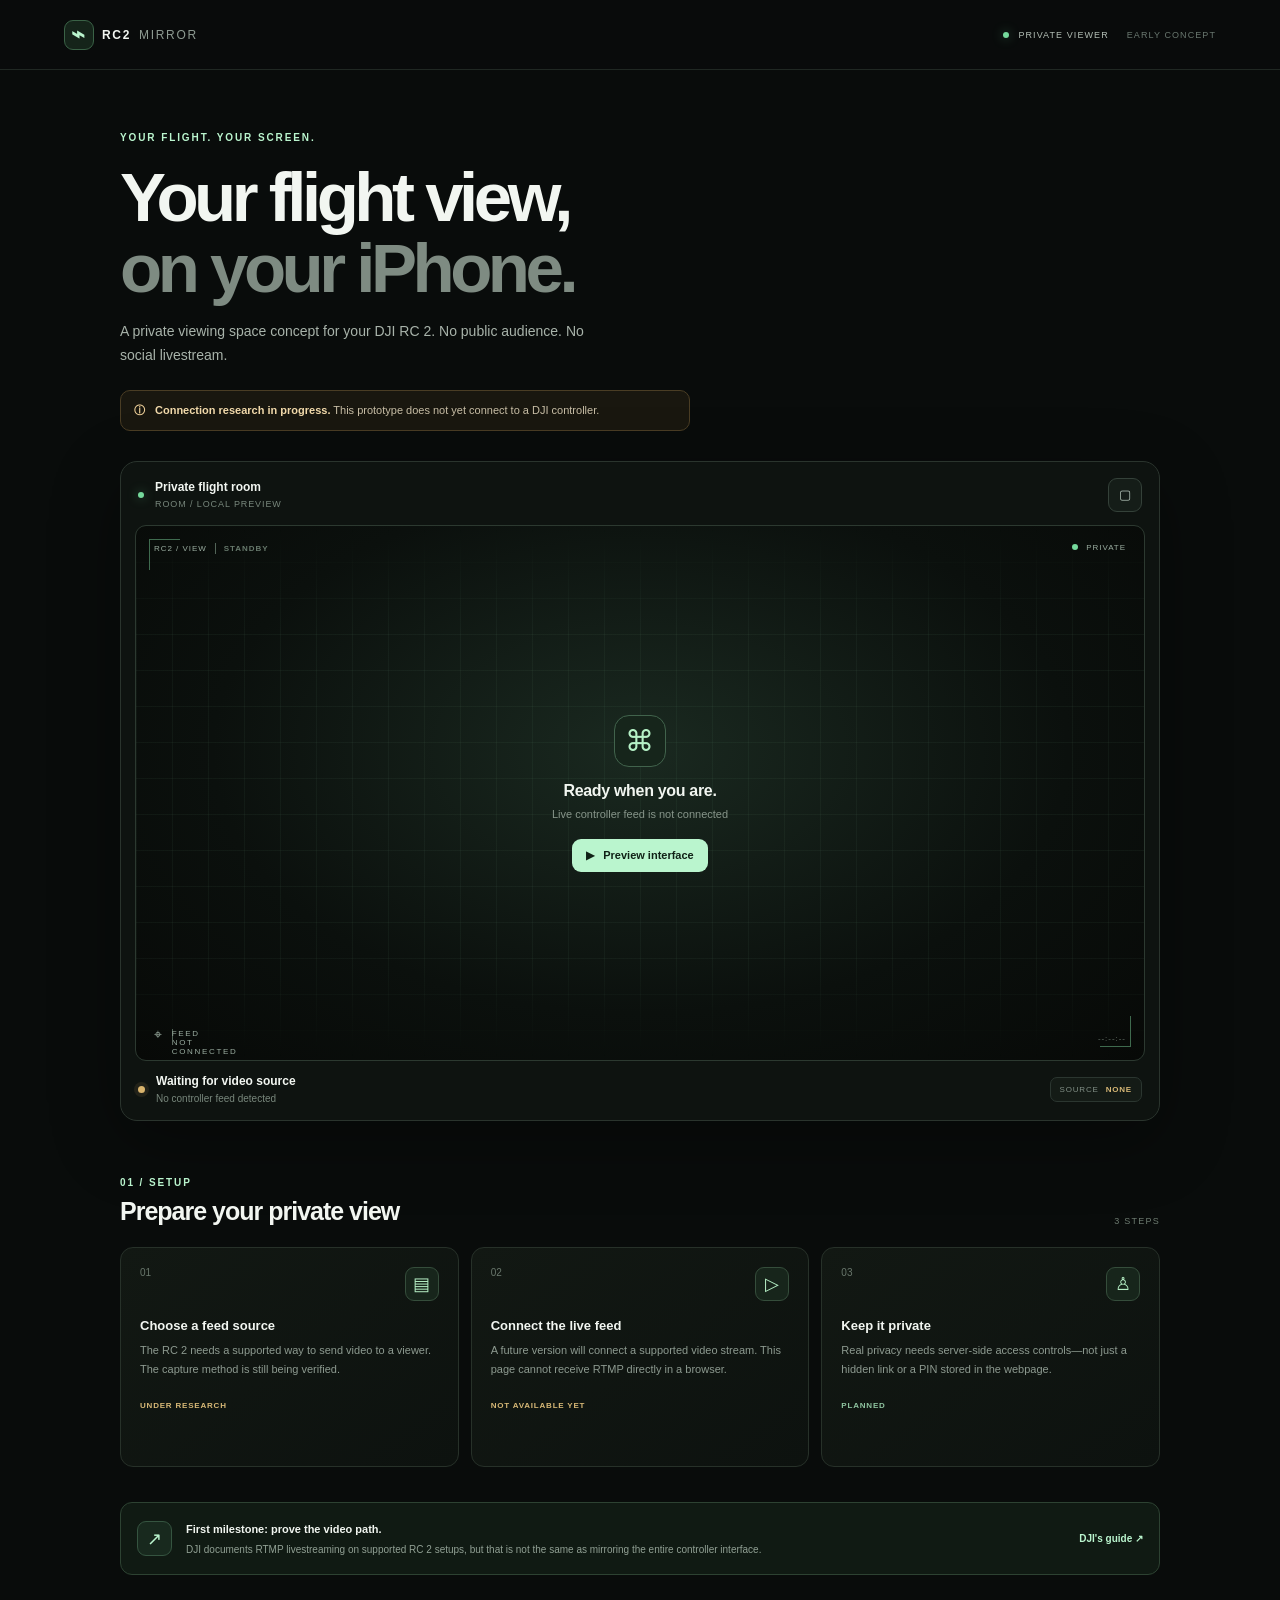
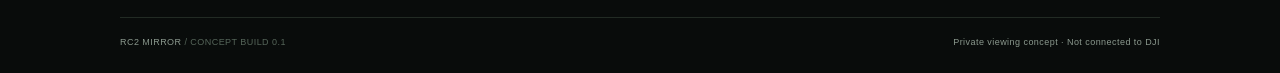
<file: index.html>
<!doctype html>
<html lang="en">
<head>
<meta charset="utf-8"><meta name="viewport" content="width=device-width,initial-scale=1,viewport-fit=cover">
<meta name="theme-color" content="#090c0b"><meta name="description" content="A private viewing workspace concept for DJI RC 2 live video.">
<title>RC2 Mirror — Private flight view</title><link rel="stylesheet" href="styles.css">
</head>
<body>
<header class="topbar"><a class="brand" href="#"><span class="brand-icon">⌁</span> RC2<span class="brand-muted">MIRROR</span></a><div class="top-status"><i></i> PRIVATE VIEWER <span>EARLY CONCEPT</span></div></header>
<main class="shell">
<section class="intro"><div class="eyebrow">YOUR FLIGHT. YOUR SCREEN.</div><h1>Your flight view,<br><span>on your iPhone.</span></h1><p>A private viewing space concept for your DJI RC 2. No public audience. No social livestream.</p><div class="notice"><b>ⓘ</b><span><strong>Connection research in progress.</strong> This prototype does not yet connect to a DJI controller.</span></div></section>
<section class="viewer">
<div class="viewer-head"><div class="room-label"><i></i><div><strong>Private flight room</strong><small>ROOM / LOCAL PREVIEW</small></div></div><button id="copyRoom" class="copy" aria-label="Copy room label" title="Copy room label">▢</button></div>
<div class="screen" id="screen"><div class="grid"></div><div class="hud top-left">RC2 / VIEW <span></span><b id="hudState">STANDBY</b></div><div class="hud top-right"><i></i> PRIVATE</div><div class="screen-center"><div class="drone">⌘</div><h2 id="screenTitle">Ready when you are.</h2><p id="screenSub">Live controller feed is not connected</p><button id="preview"><span>▶</span> Preview interface</button></div><div class="hud bottom-left">⌖ <span id="hudFeed">FEED NOT CONNECTED</span></div><div class="hud bottom-right">--:--:--</div></div>
<div class="viewer-foot"><div class="connection"><i id="connectionDot"></i><div><strong id="connectionTitle">Waiting for video source</strong><small id="connectionSub">No controller feed detected</small></div></div><div class="source">SOURCE <b id="sourceType">NONE</b></div></div>
</section>
<section class="setup"><div class="section-head"><div><div class="eyebrow">01 / SETUP</div><h2>Prepare your private view</h2></div><span>3 STEPS</span></div><div class="steps">
<article><div class="step-top"><span>01</span><div class="step-icon">▤</div></div><h3>Choose a feed source</h3><p>The RC 2 needs a supported way to send video to a viewer. The capture method is still being verified.</p><label>UNDER RESEARCH</label></article>
<article><div class="step-top"><span>02</span><div class="step-icon">▷</div></div><h3>Connect the live feed</h3><p>A future version will connect a supported video stream. This page cannot receive RTMP directly in a browser.</p><label>NOT AVAILABLE YET</label></article>
<article><div class="step-top"><span>03</span><div class="step-icon">♙</div></div><h3>Keep it private</h3><p>Real privacy needs server-side access controls—not just a hidden link or a PIN stored in the webpage.</p><label class="planned">PLANNED</label></article>
</div></section>
<section class="research"><div class="research-icon">↗</div><div><strong>First milestone: prove the video path.</strong><p>DJI documents RTMP livestreaming on supported RC 2 setups, but that is not the same as mirroring the entire controller interface.</p></div><a href="https://repair.dji.com/help/content?customId=en-us03400006727&documentType=artical&lang=en&paperDocType=paper&re=US&spaceId=34" target="_blank" rel="noreferrer">DJI's guide ↗</a></section>
<footer><span>RC2 MIRROR <i>/ CONCEPT BUILD 0.1</i></span><span>Private viewing concept · Not connected to DJI</span></footer>
</main><div id="toast" role="status" aria-live="polite"></div><script src="app.js"></script>
</body></html>
</file>
<file: styles.css>
:root{color-scheme:dark;--bg:#090c0b;--panel:#101613;--line:#27312b;--text:#f2f6f1;--muted:#94a098;--mint:#baf5ce;font-family:Inter,-apple-system,BlinkMacSystemFont,"Segoe UI",sans-serif}*{box-sizing:border-box}body{margin:0;background:var(--bg);color:var(--text);min-height:100vh}.topbar{height:70px;padding:0 clamp(18px,5vw,70px);border-bottom:1px solid #202823;display:flex;align-items:center;justify-content:space-between;background:#090c0be8;position:relative}.brand{display:flex;align-items:center;gap:8px;text-decoration:none;color:var(--text);font-size:12px;font-weight:800;letter-spacing:.14em}.brand-icon{display:grid;place-items:center;width:30px;height:30px;border-radius:9px;background:#15241a;border:1px solid #3a6246;color:var(--mint);font-size:23px}.brand-muted{font-weight:500;color:#8e9b92}.top-status{display:flex;gap:9px;align-items:center;color:#b3beb5;font-size:9px;letter-spacing:.12em}.top-status i,.room-label i{width:6px;height:6px;border-radius:50%;background:#75d99c;box-shadow:0 0 12px #75d99c77}.top-status span{color:#69776f;margin-left:9px}.shell{width:min(1040px,calc(100% - 36px));margin:auto}.intro{padding:62px 0 30px;max-width:700px}.eyebrow{color:var(--mint);font-size:10px;letter-spacing:.19em;font-weight:750}h1{font-size:clamp(43px,7vw,69px);letter-spacing:-.065em;line-height:1.03;font-weight:650;margin:19px 0 16px}h1 span{color:#7e8b82}.intro>p{max-width:500px;color:#a8b3aa;font-size:14px;line-height:1.7;margin:0}.notice{display:flex;align-items:flex-start;gap:10px;max-width:570px;margin-top:22px;padding:11px 13px;border:1px solid #4a3d24;background:#19170f;border-radius:10px;color:#c8bea6;font-size:11px;line-height:1.55}.notice b{color:#f1d29a}.notice strong{color:#f1d9aa}.viewer{background:#0e1310;border:1px solid #2a342d;border-radius:17px;padding:14px;box-shadow:0 20px 70px #0005}.viewer-head,.viewer-foot{display:flex;justify-content:space-between;align-items:center;padding:2px 3px 13px}.room-label{display:flex;gap:11px;align-items:center}.room-label strong,.connection strong{display:block;font-size:12px}.room-label small,.connection small{display:block;color:#78877c;font-size:9px;letter-spacing:.1em;margin-top:5px}.copy{border:1px solid #344139;background:#151d18;color:#b8c8bc;width:34px;height:34px;border-radius:9px;cursor:pointer;transition:background .2s,transform .2s}.copy:hover{background:#203126}.copy:active{transform:scale(.94)}.screen{position:relative;overflow:hidden;display:grid;place-items:center;aspect-ratio:16/8.5;min-height:250px;border:1px solid #2c3930;border-radius:11px;background:radial-gradient(ellipse at 50% 42%,#1a2920,#0b100d 60%,#070907)}.grid{position:absolute;inset:0;background-image:linear-gradient(#a5edbd0c 1px,transparent 1px),linear-gradient(90deg,#a5edbd0c 1px,transparent 1px);background-size:36px 36px;mask-image:linear-gradient(transparent,#000 20%,#000 80%,transparent)}.screen:before,.screen:after{content:"";position:absolute;width:30px;height:30px;border-color:#6fbd8b88;border-style:solid}.screen:before{left:13px;top:13px;border-width:1px 0 0 1px}.screen:after{right:13px;bottom:13px;border-width:0 1px 1px 0}.hud{position:absolute;z-index:1;display:flex;align-items:center;gap:8px;color:#9aada0;font-size:8px;letter-spacing:.12em}.hud b{font-weight:600;color:#687a6d}.hud span{width:1px;height:11px;background:#526458}.top-left{top:17px;left:18px}.top-right{top:17px;right:18px}.top-right i{width:6px;height:6px;background:#75d99c;border-radius:50%}.bottom-left{bottom:17px;left:18px;font-size:14px}.bottom-left span{font-size:8px}.bottom-right{bottom:17px;right:18px;color:#68766c}.screen-center{position:relative;z-index:1;text-align:center;display:flex;align-items:center;flex-direction:column;padding:20px}.drone{display:grid;place-items:center;width:52px;height:52px;background:#16251b;border:1px solid #41634c;border-radius:15px;color:#b5f1c6;font-size:29px;margin-bottom:15px}.screen-center h2{font-size:16px;letter-spacing:-.02em;margin:0;font-weight:650}.screen-center p{font-size:11px;color:#87958a;margin:8px 0 0}.screen-center button{display:flex;align-items:center;gap:9px;margin-top:19px;padding:10px 14px;border:0;border-radius:9px;background:var(--mint);color:#102116;font-size:11px;font-weight:750;cursor:pointer;transition:transform .2s,background .2s}.screen-center button:hover{background:#d5ffe0;transform:translateY(-1px)}.screen-center button:active{transform:scale(.97)}.viewer-foot{padding:13px 3px 2px}.connection{display:flex;align-items:center;gap:11px}.connection small{font-size:10px;letter-spacing:0}.connection>i{width:7px;height:7px;border-radius:50%;background:#d9b46d;box-shadow:0 0 0 4px #d9b46d18}.source{border:1px solid #2b3630;background:#141b16;padding:7px 9px;border-radius:7px;color:#829087;font-size:8px;letter-spacing:.1em}.source b{color:#d7b876;margin-left:4px}.setup{padding:56px 0 35px}.section-head{display:flex;align-items:flex-end;justify-content:space-between;margin-bottom:21px}.section-head h2{font-size:25px;letter-spacing:-.04em;font-weight:600;margin:9px 0 0}.section-head>span{font-size:9px;color:#6d7b70;letter-spacing:.14em}.steps{display:grid;grid-template-columns:repeat(3,minmax(0,1fr));gap:12px}.steps article{border:1px solid #273129;background:linear-gradient(145deg,#121813,#0d120f);border-radius:13px;padding:19px;min-height:220px;transition:border-color .22s,transform .22s}.steps article:hover{border-color:#45644c;transform:translateY(-2px)}.step-top{display:flex;justify-content:space-between;align-items:start}.step-top>span{font-size:10px;color:#68766b}.step-icon{display:grid;place-items:center;width:34px;height:34px;border-radius:9px;background:#17251b;border:1px solid #354d3b;color:#b5eec4;font-size:18px}.steps h3{font-size:13px;margin:17px 0 8px}.steps p{font-size:11px;line-height:1.7;color:#8d9a90;margin:0 0 15px}.steps label{font-size:8px;letter-spacing:.1em;color:#d7b876;font-weight:750}.steps label.planned{color:#8fc4a0}.research{display:flex;align-items:center;gap:14px;border:1px solid #2d4232;background:#101a13;padding:16px;border-radius:12px;margin-bottom:42px}.research-icon{display:grid;place-items:center;flex:none;width:35px;height:35px;border:1px solid #355440;background:#18291e;border-radius:9px;color:var(--mint);font-size:18px}.research>div:nth-child(2){flex:1}.research strong{font-size:11px}.research p{font-size:10px;line-height:1.6;color:#91a094;margin:5px 0 0}.research a{white-space:nowrap;color:var(--mint);font-size:10px;font-weight:700;text-decoration:none}footer{border-top:1px solid #222b24;padding:19px 0 26px;display:flex;justify-content:space-between;gap:18px;color:#8b998e;font-size:9px;letter-spacing:.05em}footer i{font-style:normal;color:#56665a}#toast{position:fixed;left:50%;bottom:22px;transform:translate(-50%,10px);opacity:0;pointer-events:none;background:#e2f8e9;color:#102218;padding:11px 15px;border-radius:9px;font-size:12px;font-weight:700;transition:opacity .2s,transform .2s;z-index:5}#toast.show{opacity:1;transform:translate(-50%,0)}body.previewing .screen{background:radial-gradient(ellipse at 50% 42%,#203c2a,#0b100d 65%)}body.previewing .drone{animation:float 2.8s ease-in-out infinite}body.previewing .connection>i{background:#75d99c}@keyframes float{50%{transform:translateY(-5px)}}@media(prefers-reduced-motion:reduce){*,*:before,*:after{animation:none!important;transition:none!important;scroll-behavior:auto!important}}@media(max-width:700px){.topbar{height:62px;padding:0 16px}.top-status{font-size:8px}.top-status span{display:none}.shell{width:calc(100% - 28px)}.intro{padding:44px 0 25px}h1{font-size:clamp(42px,12vw,59px)}.intro>p{font-size:13px}.viewer{padding:9px;border-radius:14px}.screen{aspect-ratio:1/1;min-height:285px;max-height:430px}.hud{font-size:7px}.top-left{left:12px;top:12px}.top-right{right:12px;top:12px}.bottom-left{left:12px;bottom:12px}.bottom-right{right:12px;bottom:12px}.connection small{max-width:175px;line-height:1.4}.source{margin-top:2px}.setup{padding:42px 0 28px}.section-head h2{font-size:22px}.steps{grid-template-columns:1fr}.steps article{min-height:0;padding:17px}.steps p{max-width:440px}.research{align-items:flex-start;flex-wrap:wrap}.research>div:nth-child(2){min-width:180px}.research a{margin-left:49px}footer{flex-direction:column;gap:9px}}
</file>
